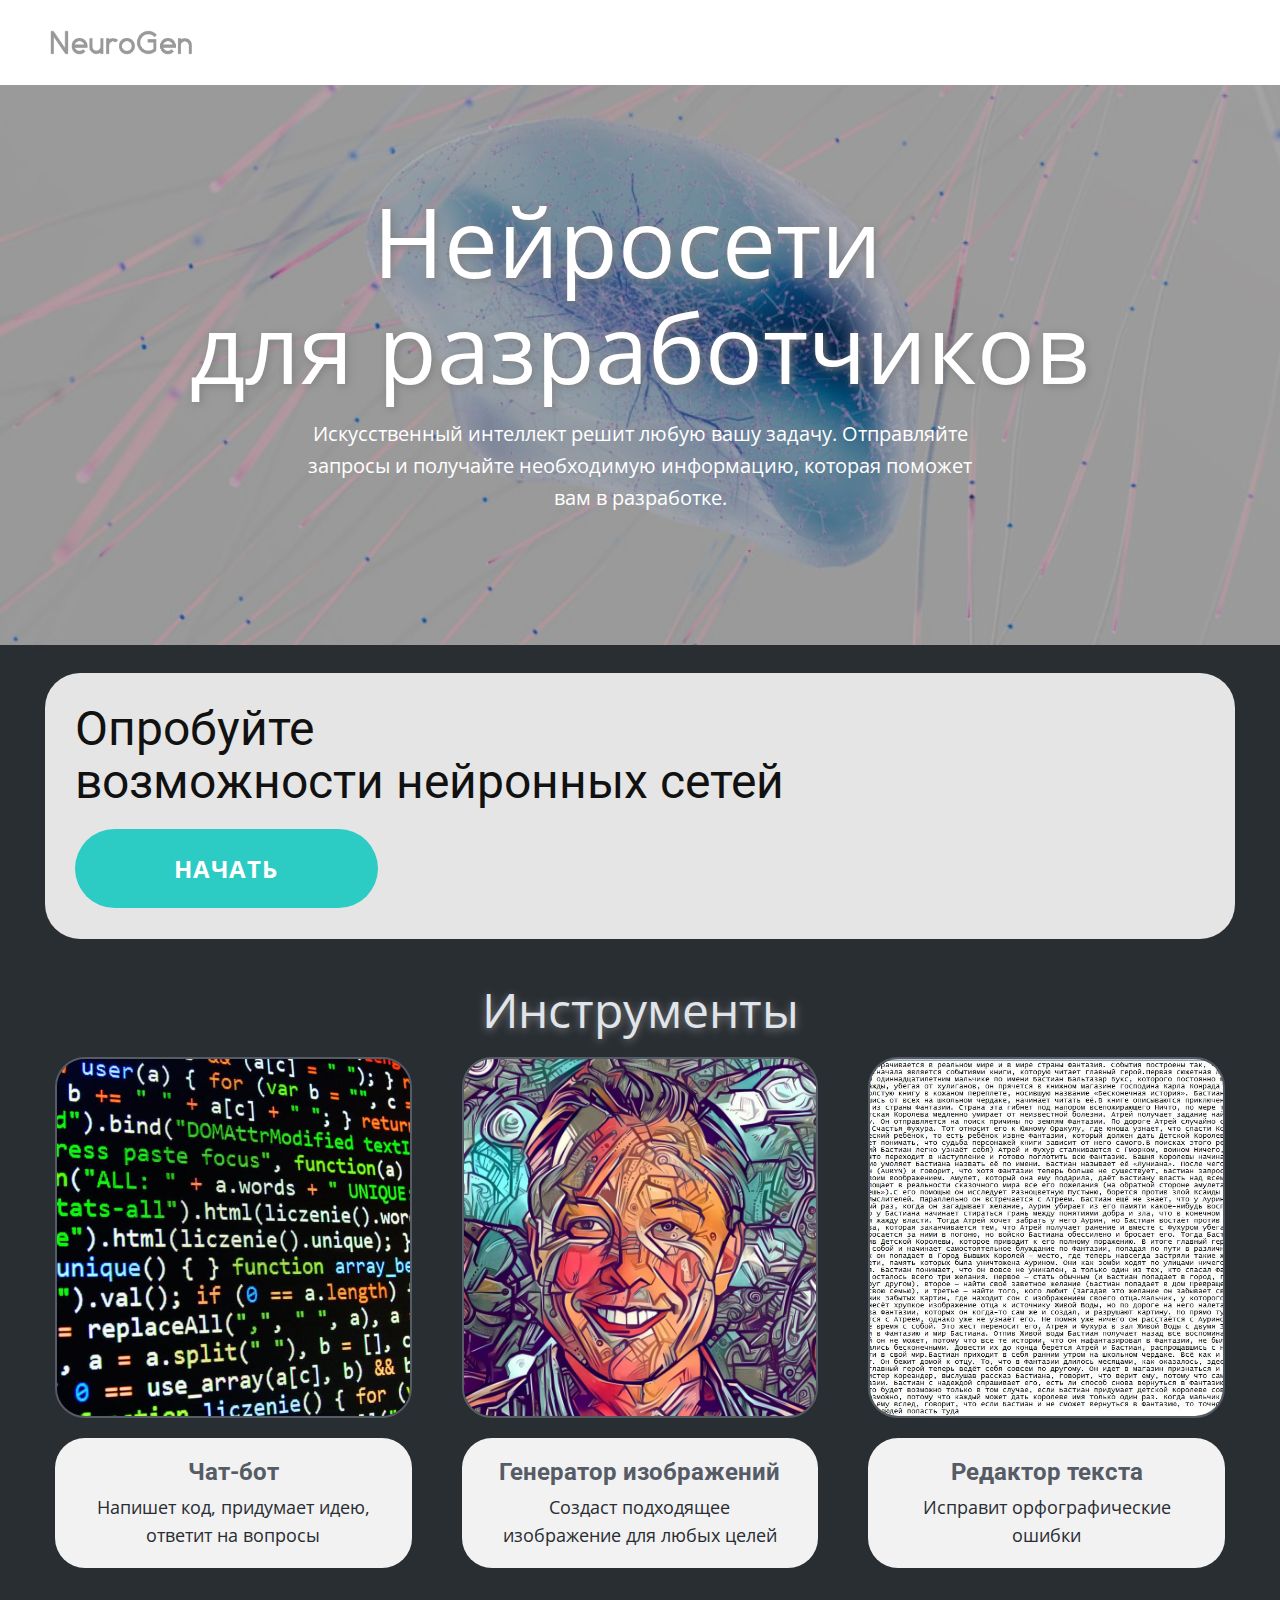
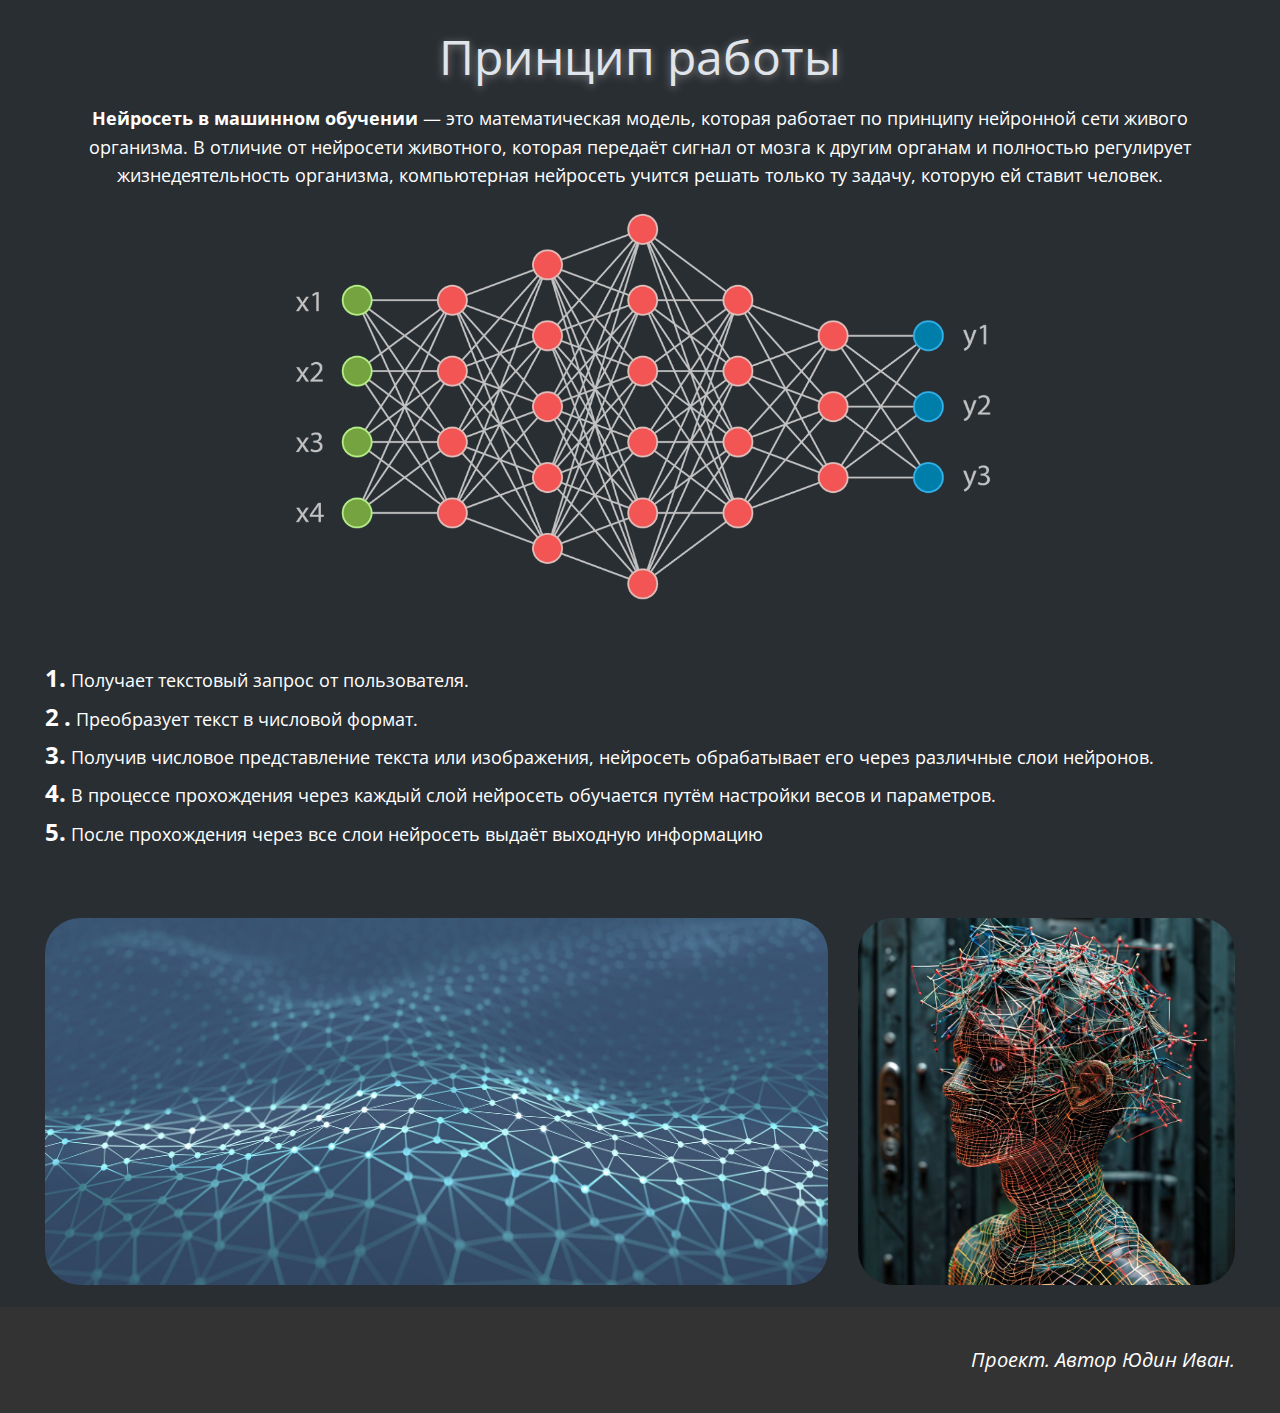
<file: index.html>
<!DOCTYPE html>
<html style="font-size: 16px" lang="ru">
  <head>
    <meta name="viewport" content="width=device-width, initial-scale=1.0" />
    <meta charset="utf-8" />
    <meta
      name="keywords"
      content="Разнообразные средства для разработки, Полезные инструменты программиста, Набор инструментов для разработчика, Управление версиями, Анализ кода, Инструментарий для создания приложений, Что говорят люди, Отладка приложений"
    />
    <meta name="description" content="" />
    <title>main</title>
    <link rel="stylesheet" href="nicepage.css" media="screen" />
    <link rel="stylesheet" href="index.css" media="screen" />
    <script
      class="u-script"
      type="text/javascript"
      src="jquery.js"
      defer=""
    ></script>
    <script
      class="u-script"
      type="text/javascript"
      src="nicepage.js"
      defer=""
    ></script>
    <meta name="generator" content="Nicepage 7.4.4, nicepage.com" />
    <link
      id="u-theme-google-font"
      rel="stylesheet"
      href="https://fonts.googleapis.com/css?family=Roboto:100,100i,300,300i,400,400i,500,500i,700,700i,900,900i|Open+Sans:300,300i,400,400i,500,500i,600,600i,700,700i,800,800i"
    />
    <script type="application/ld+json">
      {
        "@context": "http://schema.org",
        "@type": "Organization",
        "name": "",
        "logo": "images/NeuroGen_LOGO.png"
      }
    </script>
    <meta name="theme-color" content="#478ac9" />
    <meta property="og:title" content="main" />
    <meta property="og:type" content="website" />
    <meta data-intl-tel-input-cdn-path="intlTelInput/" />
  </head>
  <body
    data-home-page="main.html"
    data-home-page-title="main"
    data-path-to-root="./"
    data-include-products="false"
    class="u-body u-overlap u-overlap-contrast u-overlap-transparent u-xl-mode"
    data-lang="ru"
  >
    <header class="u-clearfix u-header u-palette-5-dark-3 u-header" id="header">
      <div class="u-clearfix u-sheet u-valign-middle u-sheet-1">
        <a
          href="./"
          data-page-id="48339952"
          class="u-image u-logo u-image-1"
          title="Страница 1"
          data-image-width="1890"
          data-image-height="303"
        >
          <img
            src="images/NeuroGen_LOGO.png"
            class="u-logo-image u-logo-image-1"
          />
        </a>
      </div>
    </header>
    <section
      class="u-clearfix u-image u-shading u-section-1"
      id="sec-a7bc"
      data-image-width="425"
      data-image-height="319"
    >
      <div class="u-clearfix u-sheet u-sheet-1">
        <h1 class="u-align-center u-custom-font u-text u-text-font u-text-1">
          Нейросети&nbsp;<br />для разработчиков
        </h1>
        <p
          class="u-align-center u-hidden-md u-hidden-sm u-hidden-xs u-text u-text-2"
        >
          Искусственный интеллект решит любую вашу задачу. Отправляйте запросы и
          получайте необходимую информацию, которая ​поможет вам в разработке.
        </p>
      </div>
    </section>
    <section
      class="u-clearfix u-container-align-center u-lightbox u-palette-1-dark-3 u-section-2"
      id="sec-fe4e"
    >
      <div class="u-clearfix u-sheet u-valign-middle u-sheet-1">
        <div
          class="data-layout-selected u-clearfix u-expanded-width u-gutter-30 u-layout-wrap u-layout-wrap-1"
        >
          <div class="u-layout">
            <div class="u-layout-row">
              <div
                class="u-container-align-center-sm u-container-align-center-xs u-container-style u-grey-10 u-layout-cell u-radius u-shape-round u-size-60 u-layout-cell-1"
              >
                <div
                  class="u-container-layout u-valign-top u-container-layout-1"
                >
                  <h2
                    class="u-align-center-sm u-align-center-xs u-align-left-lg u-align-left-md u-align-left-xl u-text u-text-default u-text-1"
                  >
                    Опробуйте<br />возможности нейронных сетей
                  </h2>
                  <a
                    href="tools.html"
                    data-page-id="136005685"
                    class="u-align-center-sm u-align-center-xs u-align-left-lg u-align-left-md u-align-left-xl u-border-0 u-btn u-button-style u-hover-feature u-palette-4-base u-btn-1"
                    title="tools"
                    >НАЧАТЬ
                  </a>
                </div>
              </div>
            </div>
          </div>
        </div>
      </div>
    </section>
    <section class="u-clearfix u-shading u-section-3" id="sec-b5f5">
      <div class="u-clearfix u-sheet u-sheet-1">
        <h2
          class="u-align-center u-custom-font u-text u-text-font u-text-palette-5-light-2 u-text-1"
        >
          Инструменты
        </h2>
        <div class="u-expanded-width u-list u-list-1">
          <div class="u-repeater u-repeater-1">
            <div
              class="u-container-style u-hover-feature u-list-item u-repeater-item u-list-item-1"
            >
              <div
                class="u-container-layout u-similar-container u-valign-top u-container-layout-1"
              >
                <img
                  class="u-border-2 u-border-palette-5-dark-2 u-expanded-width u-image u-image-round u-radius u-image-1"
                  src="images/7470c218dc765124f97b22f5191382a1.1000x667x1.jpg"
                  alt=""
                  data-image-width="1000"
                  data-image-height="667"
                  data-href="tools.html"
                  data-page-id="136005685"
                  title="tools"
                />
                <div
                  class="u-container-align-center-sm u-container-align-center-xs u-container-style u-expanded-width u-grey-5 u-group u-radius u-shape-round u-group-1"
                  data-href="tools.html"
                  data-page-id="136005685"
                  title="tools"
                >
                  <div class="u-container-layout u-container-layout-2">
                    <h6
                      class="u-align-center u-text u-text-default u-text-palette-5-dark-2 u-text-2"
                    >
                      Чат-бот
                    </h6>
                    <p
                      class="u-align-center u-text u-text-default u-text-palette-5-dark-3 u-text-3"
                    >
                      Напишет код, придумает идею, ответит на вопросы
                    </p>
                  </div>
                </div>
              </div>
            </div>
            <div
              class="u-container-style u-hover-feature u-list-item u-repeater-item u-list-item-2"
            >
              <div
                class="u-container-layout u-similar-container u-valign-top u-container-layout-3"
              >
                <img
                  class="u-border-2 u-border-palette-5-dark-2 u-expanded-width u-image u-image-round u-radius u-image-2"
                  src="images/i.webp"
                  alt=""
                  data-image-width="1536"
                  data-image-height="1620"
                  data-href="tools.html"
                  data-page-id="136005685"
                  title="tools"
                />
                <div
                  class="u-container-style u-expanded-width u-grey-5 u-group u-radius u-shape-round u-group-2"
                  data-href="tools.html"
                  data-page-id="136005685"
                  title="tools"
                >
                  <div class="u-container-layout u-container-layout-4">
                    <h6
                      class="u-align-center u-text u-text-default u-text-palette-5-dark-2 u-text-4"
                    >
                      <a
                        class="u-active-none u-border-none u-btn u-button-link u-button-style u-hover-none u-none u-btn-1"
                        href="tools.html"
                        data-page-id="136005685"
                        >Генератор изображений
                      </a>
                    </h6>
                    <p
                      class="u-align-center u-text u-text-default u-text-palette-5-dark-3 u-text-5"
                    >
                      Создаст подходящее изображение для любых целей
                    </p>
                  </div>
                </div>
              </div>
            </div>
            <div
              class="u-container-style u-hover-feature u-list-item u-repeater-item u-list-item-3"
            >
              <div
                class="u-container-layout u-similar-container u-valign-top u-container-layout-5"
              >
                <img
                  class="u-border-2 u-border-palette-5-dark-2 u-expanded-width u-image u-image-round u-radius u-image-3"
                  src="images/2318.jpg"
                  alt=""
                  data-image-width="896"
                  data-image-height="657"
                  data-href="tools.html"
                  data-page-id="136005685"
                  title="tools"
                />
                <div
                  class="u-container-style u-expanded-width u-grey-5 u-group u-radius u-shape-round u-group-3"
                  data-href="tools.html"
                  data-page-id="136005685"
                  title="tools"
                >
                  <div class="u-container-layout u-container-layout-6">
                    <h6
                      class="u-align-center u-text u-text-default u-text-palette-5-dark-2 u-text-6"
                    >
                      Редактор текста
                    </h6>
                    <p
                      class="u-align-center u-text u-text-default u-text-palette-5-dark-3 u-text-7"
                    >
                      Исправит орфографические ошибки
                    </p>
                  </div>
                </div>
              </div>
            </div>
          </div>
        </div>
      </div>
    </section>
    <section
      class="u-clearfix u-palette-1-dark-3 u-section-4"
      id="carousel_8dae"
    >
      <div class="u-clearfix u-sheet u-sheet-1">
        <h2
          class="u-align-center u-custom-font u-text u-text-font u-text-palette-5-light-2 u-text-1"
        >
          Принцип работы
        </h2>
        <p class="u-align-center u-text u-text-2">
          <span style="font-weight: 700">Нейросеть в машинном обучении</span> —
          это математическая модель, которая работает по принципу нейронной сети
          живого организма. В отличие от нейросети животного, которая передаёт
          сигнал от мозга к другим органам и полностью регулирует
          жизнедеятельность организма, компьютерная нейросеть учится решать
          только ту задачу, которую ей ставит человек.
        </p>
        <img
          class="u-expanded-width-md u-expanded-width-sm u-expanded-width-xs u-image u-image-contain u-image-default u-image-1"
          src="images/9fbd3c38-06eb-479f-2064-cbab40b7bb17.png"
          alt=""
          data-image-width="1200"
          data-image-height="773"
        />
        <p class="u-align-left u-text u-text-3">
          <span style="font-weight: 700">
            <span style="font-size: 1.5rem">1.</span>
          </span>
          Получает текстовый запрос от пользователя.&nbsp;&nbsp;<br />
          <span style="font-weight: 700; font-size: 1.5rem">2</span>
          <span style="font-size: 1.5rem; font-weight: 700">.</span> Преобразует
          текст в числовой формат.&nbsp;&nbsp;<br />
          <span style="font-weight: 700; font-size: 1.5rem">3.</span> Получив
          числовое представление текста или изображения, нейросеть обрабатывает
          его через различные слои нейронов.&nbsp;&nbsp;<br />
          <span style="font-weight: 700; font-size: 1.5rem">4.</span> В процессе
          прохождения через каждый слой нейросеть обучается&nbsp;путём настройки
          весов и параметров.&nbsp;<br />
          <span style="font-weight: 700; font-size: 1.5rem">5.</span> После
          прохождения через все слои нейросеть выдаёт выходную информацию
        </p>
      </div>
    </section>
    <section
      class="u-clearfix u-container-align-center u-palette-1-dark-3 u-section-5"
      id="carousel_7d79"
    >
      <div class="u-clearfix u-sheet u-valign-middle u-sheet-1">
        <div
          class="data-layout-selected u-clearfix u-expanded-width u-gutter-30 u-layout-wrap u-layout-wrap-1"
        >
          <div class="u-layout">
            <div class="u-layout-col">
              <div class="u-size-60">
                <div class="u-layout-row">
                  <div
                    class="u-container-align-center u-container-style u-image u-image-round u-layout-cell u-radius u-size-40 u-image-1"
                    data-image-width="425"
                    data-image-height="319"
                  >
                    <div class="u-container-layout u-container-layout-1"></div>
                  </div>
                  <div
                    class="u-container-align-center u-container-style u-image u-image-round u-layout-cell u-radius u-size-20 u-image-2"
                    data-image-width="425"
                    data-image-height="283"
                  >
                    <div class="u-container-layout u-container-layout-2"></div>
                  </div>
                </div>
              </div>
            </div>
          </div>
        </div>
      </div>
    </section>
    <style class="u-overlap-style">
      .u-overlap:not(.u-sticky-scroll) .u-header {
        background-color: #ffffff !important;
      }
    </style>

    <footer
      class="u-align-center u-clearfix u-container-align-center u-footer u-grey-80 u-footer"
      id="footer"
    >
      <div class="u-clearfix u-sheet u-valign-middle u-sheet-1">
        <p class="u-align-right u-small-text u-text u-text-variant u-text-1">
          Проект. Автор Юдин Иван.
        </p>
      </div>
    </footer>
    <span
      style="
        height: 64px;
        width: 64px;
        margin-left: 0px;
        margin-right: auto;
        margin-top: 0px;
        background-image: none;
        right: 20px;
        bottom: 20px;
        padding: 15px;
      "
      class="u-back-to-top u-icon u-icon-circle u-opacity u-opacity-85 u-palette-1-base"
      data-href="#"
      ><svg
        class="u-svg-link"
        preserveAspectRatio="xMidYMin slice"
        viewBox="0 0 551.13 551.13"
      >
        <use
          xmlns:xlink="http://www.w3.org/1999/xlink"
          xlink:href="#svg-1d98"
        ></use></svg>
        <svg
        class="u-svg-content"
        enable-background="new 0 0 551.13 551.13"
        viewBox="0 0 551.13 551.13"
        xmlns="http://www.w3.org/2000/svg"
        id="svg-1d98"
        >
        <path
          d="m275.565 189.451 223.897 223.897h51.668l-275.565-275.565-275.565 275.565h51.668z"
        ></path></svg>
      </span>
  </body>
</html>
</file>
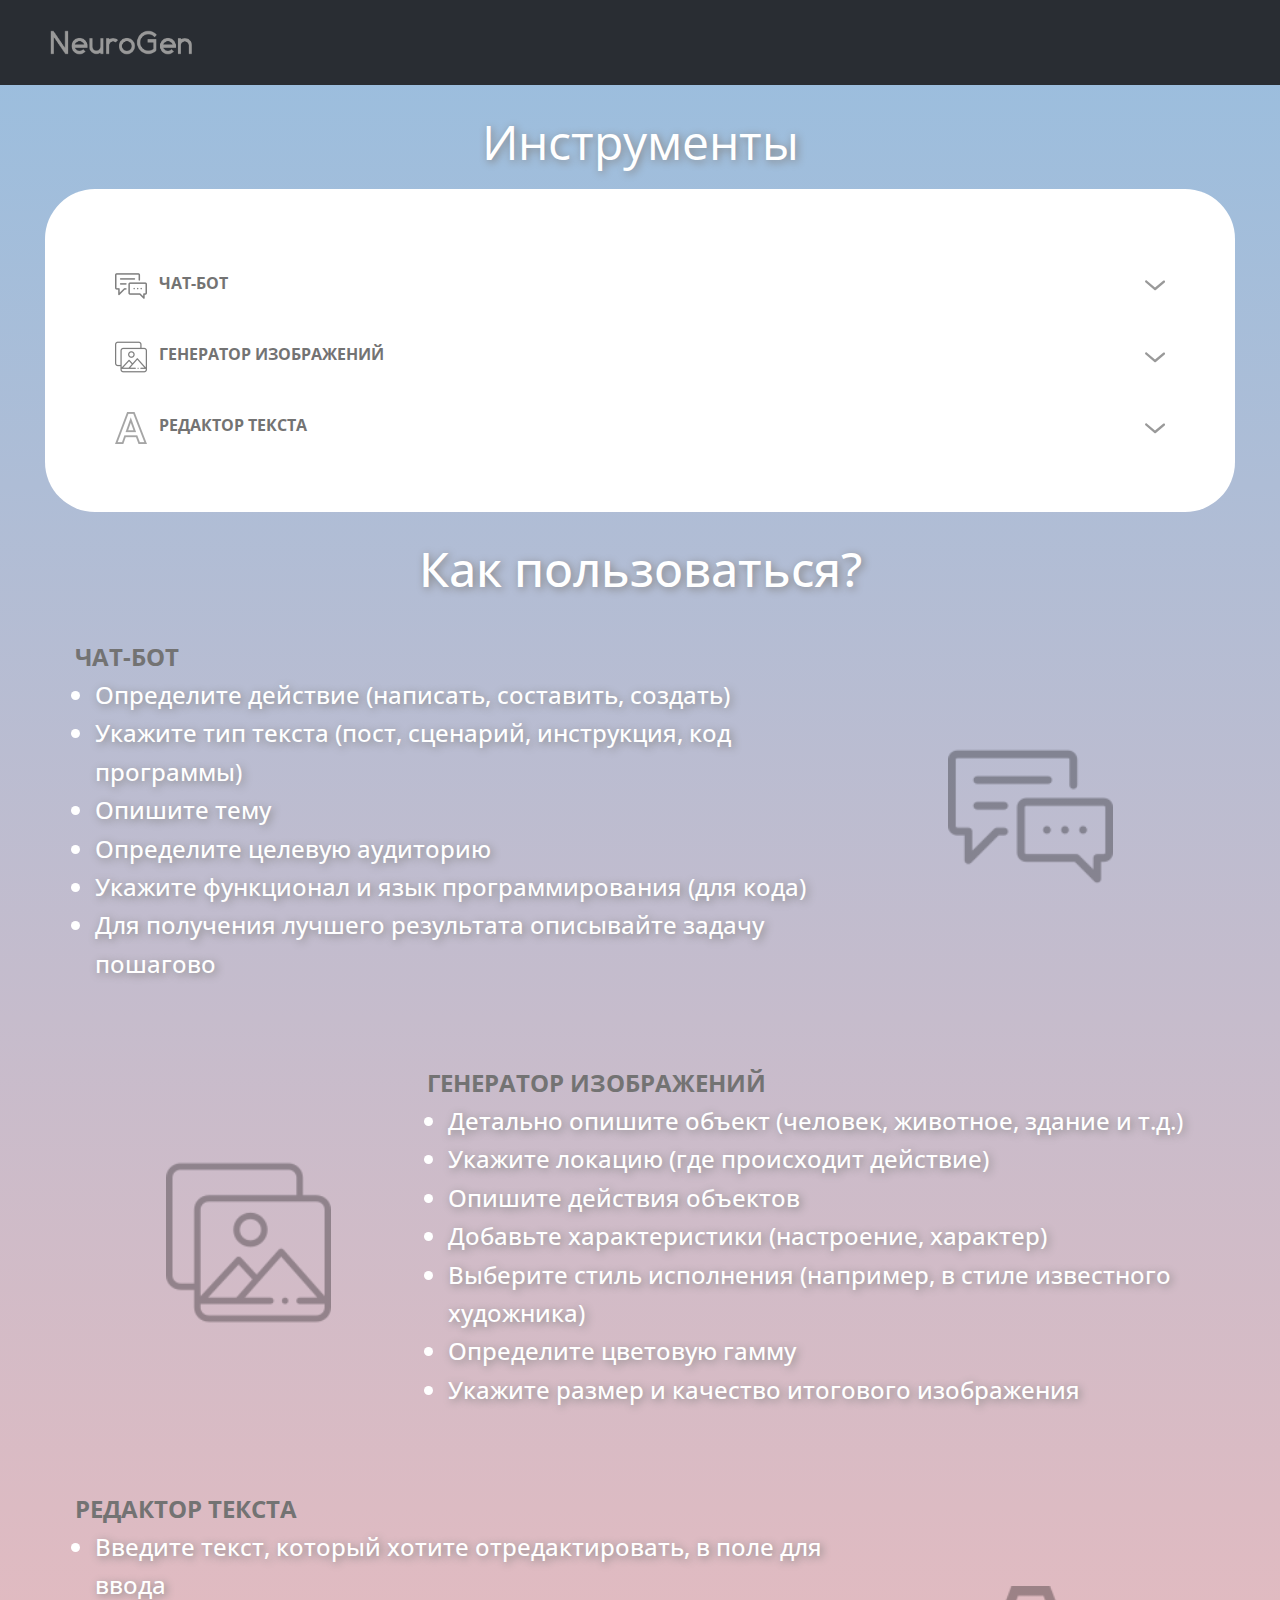
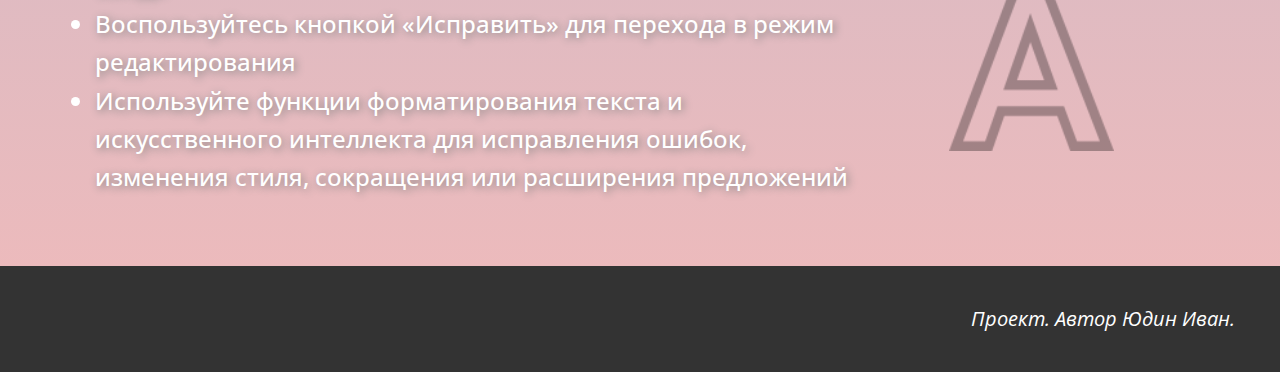
<file: tools.html>
<!DOCTYPE html>
<html style="font-size: 16px" lang="ru">
  <head>
    <meta name="viewport" content="width=device-width, initial-scale=1.0" />
    <meta charset="utf-8" />
    <meta name="keywords" content="" />
    <meta name="description" content="" />
    <title>tools</title>
    <link rel="stylesheet" href="nicepage.css" media="screen" />
    <link rel="stylesheet" href="tools.css" media="screen" />
    <script
      class="u-script"
      type="text/javascript"
      src="jquery.js"
      defer=""
    ></script>
    <script
      class="u-script"
      type="text/javascript"
      src="nicepage.js"
      defer=""
    ></script>
    <meta name="generator" content="Nicepage 7.4.4, nicepage.com" />
    <link
      id="u-theme-google-font"
      rel="stylesheet"
      href="https://fonts.googleapis.com/css?family=Roboto:100,100i,300,300i,400,400i,500,500i,700,700i,900,900i|Open+Sans:300,300i,400,400i,500,500i,600,600i,700,700i,800,800i"
    />
    <script type="application/ld+json">
      {
        "@context": "http://schema.org",
        "@type": "Organization",
        "name": "",
        "logo": "images/NeuroGen_LOGO.png"
      }
    </script>
    <meta name="theme-color" content="#478ac9" />
    <meta property="og:title" content="tools" />
    <meta property="og:type" content="website" />
    <meta data-intl-tel-input-cdn-path="intlTelInput/" />
  </head>
  <body
    data-path-to-root="./"
    data-include-products="false"
    class="u-body u-xl-mode"
    data-lang="ru"
  >
    <header class="u-clearfix u-header u-palette-5-dark-3 u-header" id="header">
      <div class="u-clearfix u-sheet u-valign-middle u-sheet-1">
        <a
          href="./index.html"
          data-page-id="48339952"
          class="u-image u-logo u-image-1"
          title="Страница 1"
          data-image-width="1890"
          data-image-height="303"
        >
          <img
            src="images/NeuroGen_LOGO.png"
            class="u-logo-image u-logo-image-1"
          />
        </a>
      </div>
    </header>
    <section class="u-clearfix u-gradient u-section-1" id="block-1">
      <div class="u-clearfix u-sheet u-sheet-1">
        <p class="u-text u-text-default u-text-white u-text-1">Инструменты</p>
        <div
          class="u-container-style u-expanded-width u-group u-radius u-shape-round u-white u-group-1"
        >
          <div class="u-container-layout u-container-layout-1">
            <div
              class="custom-expanded u-accordion u-collapsed-by-default u-accordion-1"
            >
              <div class="u-accordion-item">
                <a
                  class="u-accordion-link u-button-style u-text-custom-color-2 u-accordion-link-1"
                  id="link-7aad"
                  aria-controls="7aad"
                  aria-selected="false"
                >
                  <span class="u-accordion-link-text">
                    <span
                      class="u-file-icon u-icon u-opacity u-opacity-50 u-icon-1"
                      ><img src="images/263051.png" alt="" /></span
                    >&nbsp;​&nbsp; ЧАТ-БОТ
                  </span>
                  <span
                    class="u-accordion-link-icon u-icon u-text-grey-40 u-icon-2"
                    ><svg
                      class="u-svg-link"
                      preserveAspectRatio="xMidYMin slice"
                      viewBox="0 0 16 16"
                      style=""
                    >
                      <use xlink:href="#svg-7f18"></use>
                    </svg>
                    <svg
                      class="u-svg-content"
                      viewBox="0 0 16 16"
                      x="0px"
                      y="0px"
                      id="svg-7f18"
                    >
                      <path
                        d="M8,10.7L1.6,5.3c-0.4-0.4-1-0.4-1.3,0c-0.4,0.4-0.4,0.9,0,1.3l7.2,6.1c0.1,0.1,0.4,0.2,0.6,0.2s0.4-0.1,0.6-0.2l7.1-6
	c0.4-0.4,0.4-0.9,0-1.3c-0.4-0.4-1-0.4-1.3,0L8,10.7z"
                      ></path>
                    </svg>
                  </span>
                </a>
                <div
                  class="u-accordion-pane u-container-style u-shape-rectangle u-accordion-pane-1"
                  id="7aad"
                  aria-labelledby="link-7aad"
                >
                  <div
                    class="u-container-layout u-valign-bottom u-container-layout-2"
                  >
                    <div
                      class="u-container-style u-expanded-width u-group u-palette-1-base u-radius u-shape-round u-group-2"
                    >
                      <div class="u-container-layout u-container-layout-3">
                        <iframe 
                        src="https://iframe.interaxai.com/67b491c2d51127765d23f34d" 
                        frameborder="0"
                        width="100%"
                        height="100%"
                        id="interaxai-widget"
                        >
                        </iframe>
                        <script id="interaxai-widget-config">
                          window.INTERAX_AI = {
                            id: "67b491c2d51127765d23f34d",
                            theme: "light",
                          };
                          const interaxAI1=async()=>{const t=await fetch(`https://interaxai.com/api/embed/version?widgetId=${INTERAX_AI.id}`).then((t=>t.text())),
                          e=document.createElement("script");e.id="interaxai-widget-script",
                          e.src=`https://cdn.jsdelivr.net/gh/interaxai/cdn@${t}/dist/bundle.js`,
                          document.head.appendChild(e)};
                          interaxAI1();
                        </script>
                      </div>
                    </div>
                  </div>
                </div>
              </div>
              <div class="u-accordion-item">
                <a
                  class="u-accordion-link u-button-style u-text-custom-color-2 u-accordion-link-2"
                  id="link-78fc"
                  aria-controls="78fc"
                  aria-selected="false"
                >
                  <span class="u-accordion-link-text">
                    <span
                      class="u-file-icon u-icon u-opacity u-opacity-50 u-icon-3"
                      ><img src="images/2561362.png" alt=""
                    /></span>
                    &nbsp; ГЕНЕРАТОР ИЗОБРАЖЕНИЙ
                  </span>
                  <span
                    class="u-accordion-link-icon u-icon u-text-grey-40 u-icon-4"
                    ><svg
                      class="u-svg-link"
                      preserveAspectRatio="xMidYMin slice"
                      viewBox="0 0 16 16"
                      style=""
                    >
                      <use xlink:href="#svg-8e49"></use>
                    </svg>
                    <svg
                      class="u-svg-content"
                      viewBox="0 0 16 16"
                      x="0px"
                      y="0px"
                      id="svg-8e49"
                    >
                      <path
                        d="M8,10.7L1.6,5.3c-0.4-0.4-1-0.4-1.3,0c-0.4,0.4-0.4,0.9,0,1.3l7.2,6.1c0.1,0.1,0.4,0.2,0.6,0.2s0.4-0.1,0.6-0.2l7.1-6
	c0.4-0.4,0.4-0.9,0-1.3c-0.4-0.4-1-0.4-1.3,0L8,10.7z"
                      ></path>
                    </svg>
                  </span>
                </a>
                <div
                  class="u-accordion-pane u-container-style u-shape-rectangle u-accordion-pane-2"
                  id="78fc"
                  aria-labelledby="link-78fc"
                >
                  <div class="u-container-layout u-container-layout-4">
                    <div class="u-container-layout u-container-layout-3">
                      <iframe
                        src="https://iframe.interaxai.com/67bf5a7d209ec4b64e6bbb34"
                        frameborder="0"
                        width="100%"
                        height="100%"
                        id="interaxai-widget"
                      >
                      </iframe>
                      <script id="interaxai-widget-config">
                        window.INTERAX_AI = {
                          id: "67bf5a7d209ec4b64e6bbb34",
                          theme: "light",
                        };
                        const interaxAI2 = async () => {
                          const t = await fetch(`https://interaxai.com/api/embed/version?widgetId=${INTERAX_AI.id}`).then(
                              (t) => t.text()
                            ),
                            e = document.createElement("script");
                          (e.id = "interaxai-widget-script"),
                            (e.src = `https://cdn.jsdelivr.net/gh/interaxai/cdn@${t}/dist/bundle.js`),
                            document.head.appendChild(e);
                        };
                        interaxAI2();
                      </script>
                    </div>
                  </div>
                </div>
              </div>
              <div class="u-accordion-item">
                <a
                  class="u-accordion-link u-button-style u-text-custom-color-2 u-accordion-link-3"
                  id="link-c8d4"
                  aria-controls="c8d4"
                  aria-selected="false"
                >
                  <span class="u-accordion-link-text">
                    <span
                      class="u-file-icon u-icon u-opacity u-opacity-35 u-icon-5"
                      ><img src="images/3522207.png" alt=""
                    /></span>
                    &nbsp; РЕДАКТОР ТЕКСТА
                  </span>
                  <span
                    class="u-accordion-link-icon u-icon u-text-grey-40 u-icon-6"
                    ><svg
                      class="u-svg-link"
                      preserveAspectRatio="xMidYMin slice"
                      viewBox="0 0 16 16"
                      style=""
                    >
                      <use xlink:href="#svg-8053"></use>
                    </svg>
                    <svg
                      class="u-svg-content"
                      viewBox="0 0 16 16"
                      x="0px"
                      y="0px"
                      id="svg-8053"
                    >
                      <path
                        d="M8,10.7L1.6,5.3c-0.4-0.4-1-0.4-1.3,0c-0.4,0.4-0.4,0.9,0,1.3l7.2,6.1c0.1,0.1,0.4,0.2,0.6,0.2s0.4-0.1,0.6-0.2l7.1-6
	c0.4-0.4,0.4-0.9,0-1.3c-0.4-0.4-1-0.4-1.3,0L8,10.7z"
                      ></path>
                    </svg>
                  </span>
                </a>
                <div
                  class="u-accordion-pane u-container-style u-shape-rectangle u-accordion-pane-3"
                  id="c8d4"
                  aria-labelledby="link-c8d4"
                >
                  <div class="u-container-layout u-container-layout-5">
                    <div class="u-container-layout u-container-layout-3">
                      <iframe 
                        src="https://iframe.interaxai.com/67c450a7013e2eabd0828d81" 
                        frameborder="0"
                        width="100%"
                        height="100%"
                        id="interaxai-widget"
                        >
                      </iframe>
                      <script id="interaxai-widget-config">
                        window.INTERAX_AI = {
                          id: "67c450a7013e2eabd0828d81",
                          theme: "light",
                        };
                        const interaxAI3 = async()=>{const t=await fetch(`https://interaxai.com/api/embed/version?widgetId=${INTERAX_AI.id}`).then((t=>t.text())),
                        e=document.createElement("script");e.id="interaxai-widget-script",
                        e.src=`https://cdn.jsdelivr.net/gh/interaxai/cdn@${t}/dist/bundle.js`,
                        document.head.appendChild(e)};
                        interaxAI3();
                      </script>
                    </div>
                  </div>
                </div>
              </div>
            </div>
          </div>
        </div>
        <p class="u-text u-text-default u-text-white u-text-2">
          Как пользоваться?
        </p>
        <div
          class="u-container-style u-expanded-width u-group u-shape-rectangle u-group-3"
        >
          <div class="u-container-layout u-valign-top u-container-layout-6">
            <p class="u-text u-text-custom-color-2 u-text-default u-text-3">
              ЧАТ-БОТ
            </p>
            <ul class="u-text u-text-white u-text-4">
              <li>Определите действие (написать, составить, создать)</li>
              <li>
                Укажите тип текста (пост, сценарий, инструкция, код программы)
              </li>
              <li>Опишите тему</li>
              <li>Определите целевую аудиторию</li>
              <li>Укажите функционал и язык программирования (для кода)</li>
              <li>
                Для получения лучшего результата описывайте задачу пошагово<br />
              </li>
            </ul>
            <img
              class="u-hidden-sm u-hidden-xs u-image u-image-default u-opacity u-opacity-30 u-preserve-proportions u-image-1"
              src="images/263051.png?rand=06ac"
              alt=""
              data-image-width="128"
              data-image-height="128"
            />
          </div>
        </div>
        <div
          class="u-container-style u-expanded-width u-group u-shape-rectangle u-group-4"
        >
          <div class="u-container-layout u-container-layout-7">
            <p class="u-text u-text-custom-color-2 u-text-5">
              ГЕНЕРАТОР ИЗОБРАЖЕНИЙ
            </p>
            <ul class="u-text u-text-white u-text-6">
              <li>
                Детально опишите объект (человек, животное, здание и т.д.)
              </li>
              <li>Укажите локацию (где происходит действие)</li>
              <li>Опишите действия объектов</li>
              <li>Добавьте характеристики (настроение, характер)</li>
              <li>
                Выберите стиль исполнения (например, в стиле известного
                художника)
              </li>
              <li>Определите цветовую гамму</li>
              <li>Укажите размер и качество итогового изображения</li>
            </ul>
            <img
              class="u-hidden-sm u-hidden-xs u-image u-image-default u-opacity u-opacity-30 u-preserve-proportions u-image-2"
              src="images/2561362.png?rand=dd1e"
              alt=""
              data-image-width="128"
              data-image-height="128"
            />
          </div>
        </div>
        <div
          class="u-container-style u-expanded-width u-group u-shape-rectangle u-group-5"
        >
          <div class="u-container-layout u-container-layout-8">
            <p class="u-text u-text-custom-color-2 u-text-7">РЕДАКТОР ТЕКСТА</p>
            <ul class="u-text u-text-white u-text-8">
              <li>
                Введите текст, который хотите отредактировать, в поле для ввода
              </li>
              <li>
                Воспользуйтесь кнопкой «Исправить» для
                перехода в режим редактирования
              </li>
              <li>
                Используйте функции форматирования текста и искусственного
                интеллекта для исправления ошибок, изменения стиля, сокращения
                или расширения предложений
              </li>
            </ul>
            <img
              class="u-hidden-sm u-hidden-xs u-image u-image-default u-opacity u-opacity-30 u-preserve-proportions u-image-3"
              src="images/3522207.png?rand=4ae2"
              alt=""
              data-image-width="128"
              data-image-height="128"
            />
          </div>
        </div>
      </div>
    </section>

    <footer
      class="u-align-center u-clearfix u-container-align-center u-footer u-grey-80 u-footer"
      id="footer"
    >
      <div class="u-clearfix u-sheet u-valign-middle u-sheet-1">
        <p class="u-align-right u-small-text u-text u-text-variant u-text-1">
          Проект. Автор Юдин Иван.
        </p>
      </div>
    </footer>
  </body>
</html>
</file>
